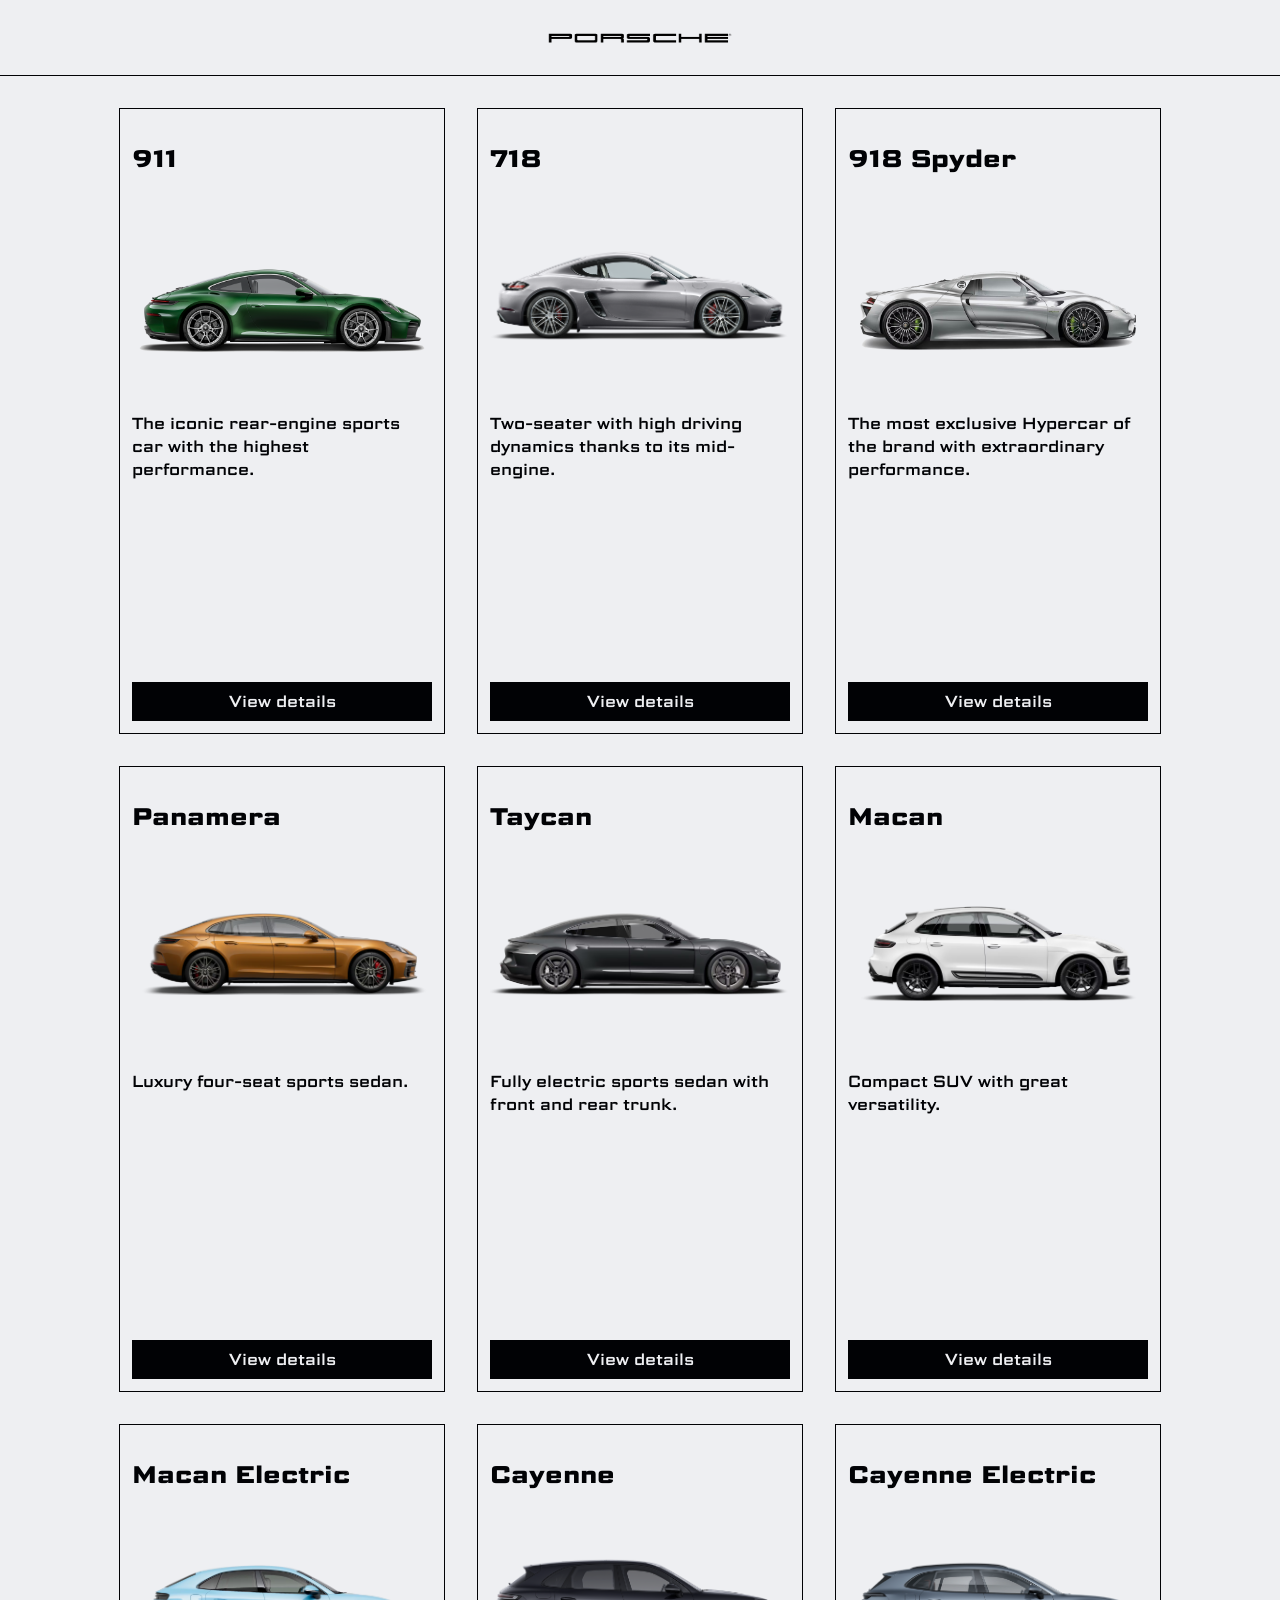
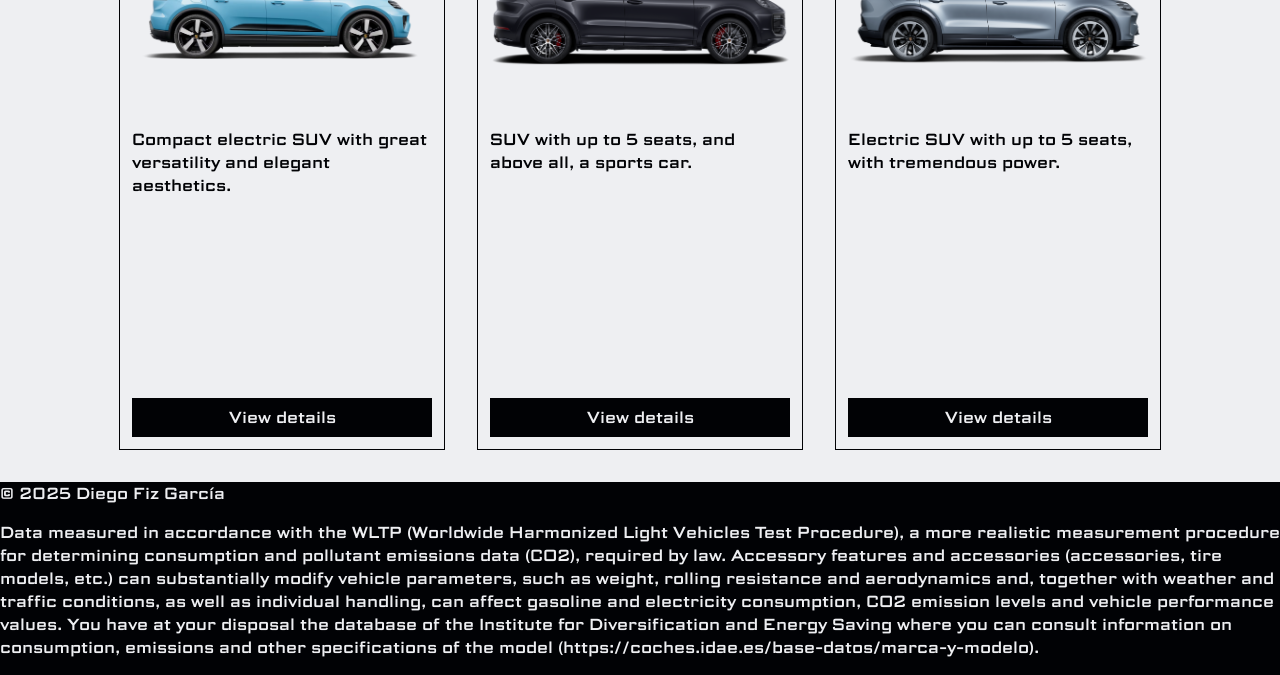
<file: index.html>
<!DOCTYPE html>
<html lang="en">

  <head>
    <meta charset="utf-8">
    <title>Porsche Catalog</title>
    <link href="assets/stylesheets/index.css" rel="stylesheet" type="text/css">
    <style>
      /* Pulse Animation */
      @keyframes pulse {
        0%, 100% {
          opacity: 1;
          transform: scale(1);
        }
        50% {
          opacity: 0.8;
          transform: scale(1.02);
        }
      }

      /* Apply animation on hover */
      .card:hover {
        animation: pulse 2s cubic-bezier(0.4, 0, 0.6, 1) infinite;
        box-shadow: 0 4px 15px rgba(0, 0, 0, 0.2);
        transition: box-shadow 0.3s ease;
      }

      /* Enhanced visual effect */
      .card {
        transition: all 0.3s ease;
        cursor: pointer;
      }

      .card:hover {
        border-color: #010205;
      }
    </style>
  </head>

  <body>

    <!-- Header -->

    <header>

        <img src="assets/images/logo1.png" alt="Porsche Logo" id="logo" />

    </header>

    <!-- Hero -->

    <section>

      <div class="card-container">

        <div class="card">
          <h2>911</h2>
          <img src="assets/images/logo2.png" alt="Porsche 911" />
          <p>The iconic rear-engine sports car with the highest performance.</p>
          <a href="detail.html?id=911&img=logo2.png&desc=The%20iconic%20rear-engine%20sports%20car%20with%20the%20highest%20performance.&specs=Engine:%206-cylinder%20turbocharged%20Boxer%7CPower:%20379-443%20HP%7CTop%20speed:%20299%20km/h%7C0-100%20acceleration:%203.2-3.9%20s%7CFuel:%20Gasoline">View details</a>
        </div>

        <div class="card">
          <h2>718</h2>
          <img src="assets/images/logo3.png" alt="Porsche 718" />
          <p>Two-seater with high driving dynamics thanks to its mid-engine.</p>
          <a href="detail.html?id=718&img=logo3.png&desc=Two-seater%20with%20high%20driving%20dynamics%20thanks%20to%20its%20mid-engine.&specs=Engine:%204-cylinder%20turbocharged%20Boxer%7CPower:%20300-394%20HP%7CTop%20speed:%20275-293%20km/h%7C0-100%20acceleration:%203.6-4.4%20s%7CFuel:%20Gasoline">View details</a>
        </div>

        <div class="card">
          <h2>918 Spyder</h2>
          <img src="assets/images/logo15.png" alt="Porsche 918 Spyder" />
          <p>The most exclusive Hypercar of the brand with extraordinary performance.</p>
          <a href="detail.html?id=918%20Spyder&img=logo15.png&desc=The%20most%20exclusive%20Hypercar%20of%20the%20brand%20with%20extraordinary%20performance.&specs=Engine:%20Turbocharged%20V8%20+%20Hybrid%20electric%20motor%7CPower:%20875%20HP%20total%7CTop%20speed:%20340%20km/h%7C0-100%20acceleration:%202.5%20s%7CFuel:%20Gasoline%20+%20Electricity">View details</a>
        </div>

        <div class="card">
          <h2>Panamera</h2>
          <img src="assets/images/logo4.avif" alt="Porsche Panamera" />
          <p>Luxury four-seat sports sedan.</p>
          <a href="detail.html?id=Panamera&img=logo4.avif&desc=Luxury%20four-seat%20sports%20sedan.&specs=Engine:%20Turbocharged%20V6%7CPower:%20330-550%20HP%7CTop%20speed:%20280-305%20km/h%7C0-100%20acceleration:%203.6-6.3%20s%7CFuel:%20Gasoline">View details</a>
        </div>

        <div class="card">
          <h2>Taycan</h2>
          <img src="assets/images/logo7.avif" alt="Porsche Taycan" />
          <p>Fully electric sports sedan with front and rear trunk.</p>
          <a href="detail.html?id=Taycan&img=logo7.avif&desc=Fully%20electric%20sports%20sedan%20with%20front%20and%20rear%20trunk.&specs=Engine:%20Electric%20induction%20motor%7CPower:%20402-938%20HP%7CTop%20speed:%20260%20km/h%7CRange:%20460-519%20km%7CFuel:%20Electricity">View details</a>
        </div>

        <div class="card">
          <h2>Macan</h2>
          <img src="assets/images/logo5.avif" alt="Porsche Macan" />
          <p>Compact SUV with great versatility.</p>
          <a href="detail.html?id=Macan&img=logo5.avif&desc=Compact%20SUV%20with%20great%20versatility.&specs=Engine:%20Turbocharged%20V6%7CPower:%20252-440%20HP%7CTop%20speed:%20230-250%20km/h%7CTrunk%20capacity:%20488%20liters%7CFuel:%20Gasoline">View details</a>
        </div>

        <div class="card">
          <h2>Macan Electric</h2>
          <img src="assets/images/logo9.avif" alt="Porsche Macan Electric" />
          <p>Compact electric SUV with great versatility and elegant aesthetics.</p>
          <a href="detail.html?id=Macan%20Electric&img=logo9.avif&desc=Compact%20electric%20SUV%20with%20great%20versatility%20and%20elegant%20aesthetics.&specs=Engine:%20Electric%20induction%20motor%7CPower:%20402-563%20HP%7CTop%20speed:%20200-210%20km/h%7CRange:%20380-470%20km%7CFuel:%20Electricity">View details</a>
        </div>

        <div class="card">
          <h2>Cayenne</h2>
          <img src="assets/images/logo8.png" alt="Porsche Cayenne" />
          <p>SUV with up to 5 seats, and above all, a sports car.</p>
          <a href="detail.html?id=Cayenne&img=logo8.png&desc=SUV%20with%20up%20to%205%20seats%2C%20and%20above%20all%2C%20a%20sports%20car.&specs=Engine:%20Turbocharged%20V6%20V8%7CPower:%20340-550%20HP%7CTop%20speed:%20240-280%20km/h%7CTrunk%20capacity:%20770%20liters%7CFuel:%20Gasoline">View details</a>
        </div>

        <div class="card">
          <h2>Cayenne Electric</h2>
          <img src="assets/images/logo10.png" alt="Porsche Cayenne Electric" />
          <p>Electric SUV with up to 5 seats, with tremendous power.</p>
          <a href="detail.html?id=Cayenne%20Electric&img=logo10.png&desc=Electric%20SUV%20with%20up%20to%205%20seats%2C%20with%20tremendous%20power.&specs=Engine:%20Dual%20electric%20motor%7CPower:%20402-563%20HP%7CTop%20speed:%20250%20km/h%7CRange:%20500-606%20km%7CFuel:%20Electricity">View details</a>
        </div>

      </div>
      

    </section>    

    <!-- Footer -->

    <footer>
      <span>© 2025 Diego Fiz García</span>
      <p>Data measured in accordance with the WLTP (Worldwide Harmonized Light Vehicles Test Procedure), a more realistic measurement procedure for determining consumption and pollutant emissions data (CO2), required by law. Accessory features and accessories (accessories, tire models, etc.) can substantially modify vehicle parameters, such as weight, rolling resistance and aerodynamics and, together with weather and traffic conditions, as well as individual handling, can affect gasoline and electricity consumption, CO2 emission levels and vehicle performance values.
        
        You have at your disposal the database of the Institute for Diversification and Energy Saving where you can consult information on consumption, emissions and other specifications of the model (https://coches.idae.es/base-datos/marca-y-modelo).</p>




    </footer>

  </body>
</html>
</file>
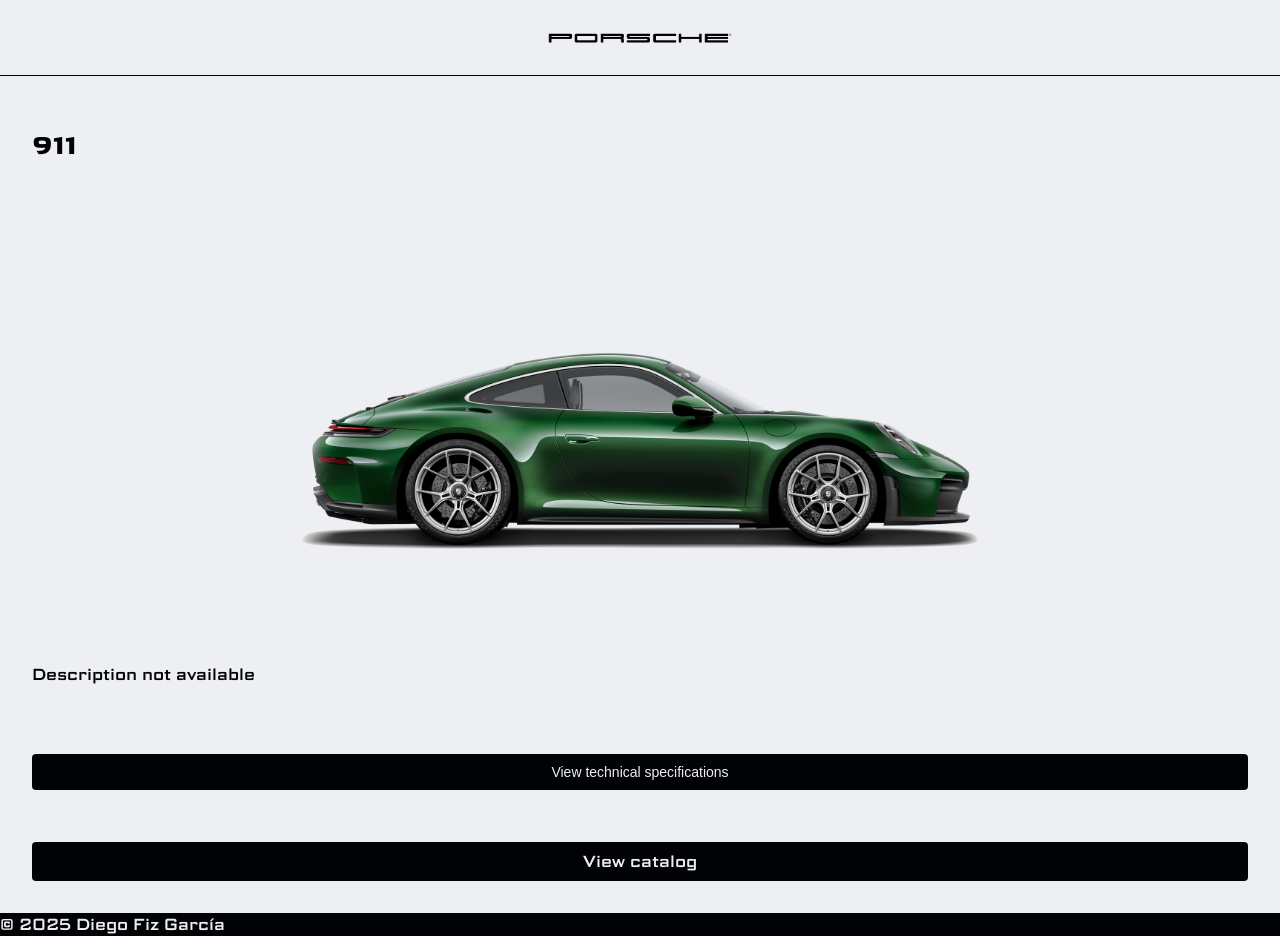
<file: detail.html>
<!DOCTYPE html>
<html lang="en">

  <head>
    <meta charset="utf-8">
    <title>Model Details</title>
    <link href="assets/stylesheets/detail.css" rel="stylesheet" type="text/css">
    <style>
      .specs-container {
        margin-top: 20px;
        padding: 20px;
        background-color: #f5f5f5;
        border-radius: 8px;
        display: none;
      }
      .specs-container.show {
        display: block;
        animation: slideDown 0.3s ease-out;
      }
      @keyframes slideDown {
        from { opacity: 0; transform: translateY(-10px);}
        to   { opacity: 1; transform: translateY(0);}
      }
      .specs-list { list-style: none; padding: 0; margin: 0; }
      .specs-list li {
        padding: 12px 0;
        border-bottom: 1px solid #ddd;
        font-size: 15px;
        color: #010205;
        display: flex;
        justify-content: space-between;
        align-items: center;
      }
      .specs-list li:last-child { border-bottom: none; }
      .spec-key {
        font-weight: 600;
        color: #010205;
        flex: 0 0 auto;
        min-width: 200px;
      }
      .spec-value {
        color: #535457;
        text-align: right;
        flex: 1;
        padding-left: 20px;
      }
      .toggle-specs {
        margin-top: 20px;
        padding: 10px 20px;
        background-color: #010205;
        color: #eeeff2;
        border: none;
        border-radius: 4px;
        cursor: pointer;
        font-size: 14px;
        transition: background-color 0.3s ease;
      }
      .toggle-specs:hover { background-color: #333; }
      .card {
        position: relative;
      }
      h3 {
        margin-top: 0;
        margin-bottom: 15px;
        color: #010205;
        border-bottom: 2px solid #010205;
        padding-bottom: 10px;
      }
      /* Catalog button style */
      .card a {
        text-decoration: none;
        background-color: var(--color-text);
        color: var(--color-background);
        text-align: center;
        padding: 8px 12px;
        display: inline-block;
        border-radius: 4px;
        transition: transform 0.2s ease, box-shadow 0.2s ease, background-color 0.2s ease;
        margin-top: 20px;
      }
      .card a:hover {
        transform: translateY(-1px);
        box-shadow: 0 6px 14px rgba(0, 0, 0, 0.15);
      }
      /* fadeInRightBig animation for the card */
      .fade-in-right-big {
        animation: fadeInRightBig 800ms cubic-bezier(0.25, 0.46, 0.45, 0.94) both;
      }
      @keyframes fadeInRightBig {
        0% {
          opacity: 0;
          transform: translateX(2000px);
        }
        100% {
          opacity: 1;
          transform: translateX(0);
        }
      }
    </style>
  </head>

  <body>
    <!-- Header -->
    <header>
        <img src="assets/images/logo1.png" alt="Porsche Logo" id="logo" />
    </header>

    <!-- Hero -->
    <section>
        <div class="card">
          <h2 id="modelName">911</h2>
          <img id="modelImage" src="assets/images/logo2.png" alt="Porsche 911" />
          <p id="modelDesc">The iconic rear-engine sports car with the highest performance.</p>
          <div class="specs-container" id="specsContainer">
            <h3>Technical Specifications</h3>
            <ul class="specs-list" id="specsList"></ul>
          </div>
          <button class="toggle-specs" id="toggleButton">View technical specifications</button>
          <a href="index.html" id="backLink">View catalog</a>
        </div>
    </section>

    <!-- Footer -->
    <footer>
      <span>© 2025 Diego Fiz García</span>
    </footer>

    <script>
      // fadeInRightBig entrance animation
      document.addEventListener('DOMContentLoaded', function () {
        const card = document.querySelector('.card');
        if (card) card.classList.add('fade-in-right-big');
      });

      // Function to read URL parameters
      function obtenerParametroURL(nombre) {
        const url = new URL(window.location);
        return url.searchParams.get(nombre);
      }
      // Get values from URL
      const modelName = obtenerParametroURL('id') || '911';
      const modelImg = obtenerParametroURL('img') || 'logo2.png';
      const modelDesc = obtenerParametroURL('desc') || 'Description not available';
      const specsParam = obtenerParametroURL('specs') || '';
      document.getElementById('modelName').textContent = modelName;
      document.getElementById('modelImage').src = 'assets/images/' + modelImg;
      document.getElementById('modelImage').alt = modelName;
      document.getElementById('modelDesc').textContent = modelDesc;

      // Process technical specifications
      if (specsParam) {
        const decodedSpecs = decodeURIComponent(specsParam);
        const specs = decodedSpecs.split('|');
        const specsList = document.getElementById('specsList');
        specsList.innerHTML = '';
        specs.forEach(spec => {
          if (spec.trim()) {
            const colonIndex = spec.indexOf(':');
            if (colonIndex > -1) {
              const key = spec.substring(0, colonIndex).trim();
              const value = spec.substring(colonIndex + 1).trim();
              const li = document.createElement('li');
              li.innerHTML = `
                <span class="spec-key">${key}:</span>
                <span class="spec-value">${value}</span>
              `;
              specsList.appendChild(li);
            }
          }
        });
      }

      // Toggle specifications
      const toggleButton = document.getElementById('toggleButton');
      const specsContainer = document.getElementById('specsContainer');
      toggleButton.addEventListener('click', function() {
        specsContainer.classList.toggle('show');
        toggleButton.textContent = specsContainer.classList.contains('show')
          ? 'Hide technical specifications'
          : 'View technical specifications';
      });
    </script>
  </body>
</html>
</file>
<file: assets/stylesheets/index.css>
@import 'general.css';

.card-container {
    display: flex;
    flex-direction: row;
    gap: 32px;
    flex-wrap: wrap;
    justify-content: center;
}

.card {
    display: flex ;
    flex-direction: column;
    width: 300px;
    height: 600px;
    border: 1px solid var(--color-primary);
    padding: 12px;
}

.card p {
    flex: 1;
}

.card a {
    text-decoration: none;
    background-color: var(--color-text);
    color: var(--color-background);
    text-align: center;
    padding: 8px;
}

.card img {
    height: 200px;
    object-fit: contain;
}
</file>
<file: assets/stylesheets/detail.css>
@import 'general.css';

.card {
    display: flex;
    flex-direction: column;
    gap: 32px;

}

.card img {
    height: 400px;
    object-fit: contain;
}

/* Botón como el de 'Ver detalles' */
.card a {
  text-decoration: none;
  background-color: var(--color-text);
  color: var(--color-background);
  text-align: center;
  padding: 8px 12px;
  display: inline-block;
  border-radius: 4px;
  transition: transform 0.2s ease, box-shadow 0.2s ease, background-color 0.2s ease;
}
.card a:hover {
  transform: translateY(-1px);
  box-shadow: 0 6px 14px rgba(0, 0, 0, 0.15);
}
/* Animación backInRight para la ficha */
.back-in-right {
  animation: backInRight 700ms cubic-bezier(0.22, 0.61, 0.36, 1) both;
}
@keyframes backInRight {
  0% {
    opacity: 0;
    transform: translateX(60px) scale(0.96);
  }
  60% {
    opacity: 1;
    transform: translateX(-6px) scale(1.01);
  }
  100% {
    opacity: 1;
    transform: translateX(0) scale(1);
  }
}
</file>
